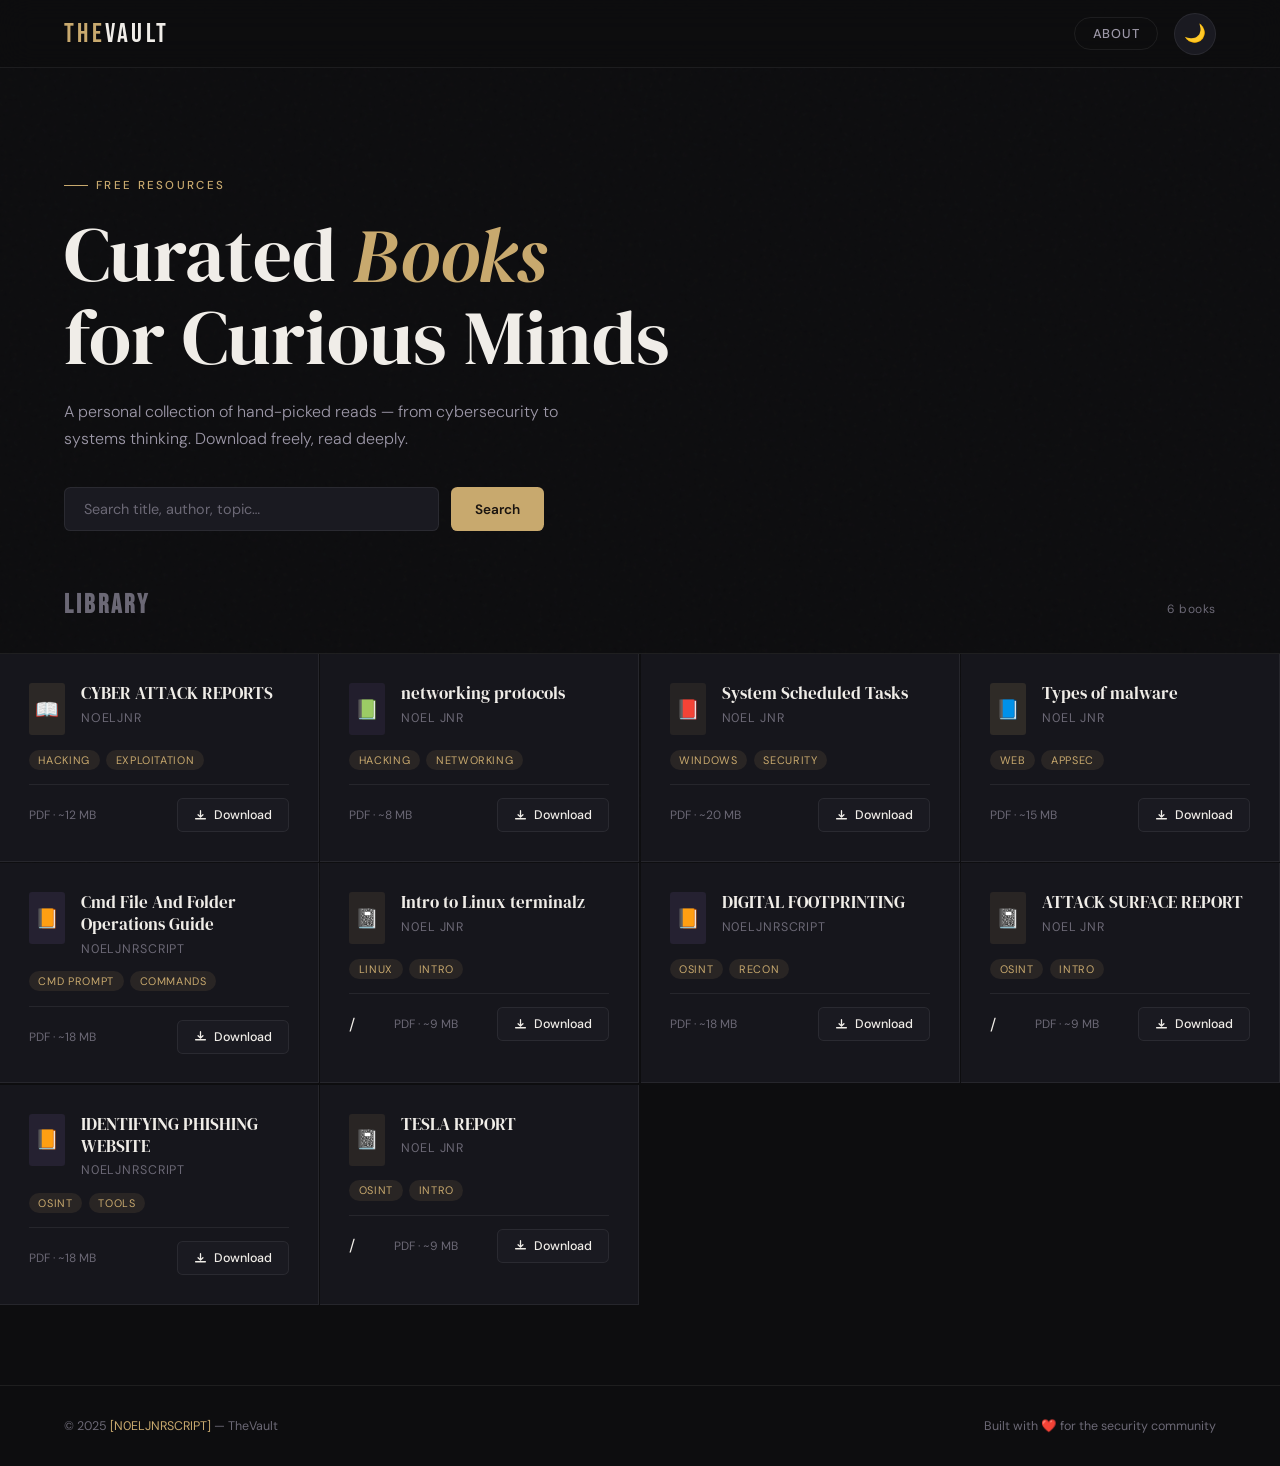
<file: index.html>
<!DOCTYPE html>
<html lang="en" data-theme="dark">
<head>
  <meta charset="UTF-8" />
  <meta name="viewport" content="width=device-width, initial-scale=1.0"/>
  <title>The Vault — Book Library</title>
  <link href="https://fonts.googleapis.com/css2?family=Bebas+Neue&family=DM+Serif+Display:ital@0;1&family=DM+Sans:wght@300;400;500&display=swap" rel="stylesheet"/>
  <style>
    :root[data-theme="dark"] {
      --bg: #0d0d0f;
      --bg2: #131317;
      --bg3: #1a1a21;
      --border: rgba(255,255,255,0.07);
      --text: #f0ede8;
      --text-muted: #6b6875;
      --text-sub: #9d98a8;
      --accent: #c8a96e;
      --accent2: #7b5ea7;
      --card-bg: #16161c;
      --card-hover: #1d1d26;
      --tag-bg: rgba(200,169,110,0.1);
      --shadow: 0 8px 40px rgba(0,0,0,0.6);
      --glow: 0 0 30px rgba(200,169,110,0.08);
    }
    :root[data-theme="light"] {
      --bg: #f5f2ee;
      --bg2: #ede9e3;
      --bg3: #e4dfd8;
      --border: rgba(0,0,0,0.08);
      --text: #1a1714;
      --text-muted: #a09890;
      --text-sub: #6e665e;
      --accent: #9b6f2f;
      --accent2: #5c3d8a;
      --card-bg: #faf8f5;
      --card-hover: #f0ece6;
      --tag-bg: rgba(155,111,47,0.1);
      --shadow: 0 8px 40px rgba(0,0,0,0.1);
      --glow: 0 0 30px rgba(155,111,47,0.06);
    }

    *, *::before, *::after { box-sizing: border-box; margin: 0; padding: 0; }

    html { scroll-behavior: smooth; }

    body {
      font-family: 'DM Sans', sans-serif;
      background: var(--bg);
      color: var(--text);
      min-height: 100vh;
      transition: background 0.4s ease, color 0.4s ease;
      overflow-x: hidden;
    }

    /* ── Noise texture overlay ── */
    body::before {
      content: '';
      position: fixed; inset: 0;
      background-image: url("data:image/svg+xml,%3Csvg viewBox='0 0 200 200' xmlns='http://www.w3.org/2000/svg'%3E%3Cfilter id='n'%3E%3CfeTurbulence type='fractalNoise' baseFrequency='0.9' numOctaves='4' stitchTiles='stitch'/%3E%3C/filter%3E%3Crect width='100%25' height='100%25' filter='url(%23n)' opacity='0.04'/%3E%3C/svg%3E");
      pointer-events: none;
      z-index: 0;
      opacity: 0.5;
    }

    /* ── HEADER ── */
    header {
      position: sticky; top: 0; z-index: 100;
      display: flex; align-items: center; justify-content: space-between;
      padding: 0 clamp(1.5rem, 5vw, 4rem);
      height: 68px;
      background: rgba(13,13,15,0.85);
      backdrop-filter: blur(16px);
      border-bottom: 1px solid var(--border);
      transition: background 0.4s;
    }
    [data-theme="light"] header { background: rgba(245,242,238,0.85); }

    .logo {
      font-family: 'Bebas Neue', sans-serif;
      font-size: 1.7rem;
      letter-spacing: 0.12em;
      color: var(--accent);
      text-decoration: none;
    }
    .logo span { color: var(--text); }

    nav { display: flex; align-items: center; gap: 0.5rem; }

    .nav-btn {
      background: none; border: 1px solid var(--border);
      color: var(--text-sub); font-family: 'DM Sans', sans-serif;
      font-size: 0.8rem; font-weight: 500; letter-spacing: 0.06em;
      text-transform: uppercase; cursor: pointer;
      padding: 0.45rem 1.1rem; border-radius: 2rem;
      transition: all 0.25s;
    }
    .nav-btn:hover { color: var(--text); border-color: var(--accent); }

    .theme-toggle {
      width: 42px; height: 42px;
      border-radius: 50%; border: 1px solid var(--border);
      background: var(--bg3); cursor: pointer;
      display: flex; align-items: center; justify-content: center;
      font-size: 1.1rem; transition: all 0.3s;
      margin-left: 0.5rem;
    }
    .theme-toggle:hover { border-color: var(--accent); transform: rotate(20deg); }

    /* ── HERO ── */
    .hero {
      position: relative; z-index: 1;
      padding: clamp(4rem, 8vw, 7rem) clamp(1.5rem, 5vw, 4rem) clamp(2rem, 4vw, 3.5rem);
      max-width: 900px;
    }
    .hero-label {
      display: inline-flex; align-items: center; gap: 0.5rem;
      font-size: 0.72rem; letter-spacing: 0.2em; text-transform: uppercase;
      color: var(--accent); font-weight: 500; margin-bottom: 1.2rem;
    }
    .hero-label::before {
      content: ''; display: block; width: 24px; height: 1px; background: var(--accent);
    }
    h1 {
      font-family: 'DM Serif Display', serif;
      font-size: clamp(2.8rem, 6vw, 5rem);
      line-height: 1.08;
      font-weight: 400;
      color: var(--text);
    }
    h1 em { font-style: italic; color: var(--accent); }
    .hero-sub {
      margin-top: 1.2rem;
      font-size: 1rem; color: var(--text-sub);
      font-weight: 300; max-width: 520px; line-height: 1.7;
    }

    /* search */
    .search-wrap {
      margin-top: 2.2rem;
      display: flex; gap: 0.75rem; max-width: 480px;
    }
    .search-wrap input {
      flex: 1; background: var(--bg3); border: 1px solid var(--border);
      color: var(--text); font-family: 'DM Sans', sans-serif; font-size: 0.9rem;
      padding: 0.75rem 1.2rem; border-radius: 0.4rem; outline: none;
      transition: border-color 0.25s;
    }
    .search-wrap input::placeholder { color: var(--text-muted); }
    .search-wrap input:focus { border-color: var(--accent); }
    .search-wrap button {
      padding: 0.75rem 1.5rem; background: var(--accent);
      color: #1a1410; font-family: 'DM Sans', sans-serif;
      font-size: 0.85rem; font-weight: 600; border: none;
      border-radius: 0.4rem; cursor: pointer; white-space: nowrap;
      transition: opacity 0.2s;
    }
    .search-wrap button:hover { opacity: 0.85; }

    /* ── DIVIDER ── */
    .section-head {
      position: relative; z-index: 1;
      padding: 0 clamp(1.5rem, 5vw, 4rem);
      display: flex; align-items: baseline; justify-content: space-between;
      margin-bottom: 2rem; margin-top: 0.5rem;
    }
    .section-head h2 {
      font-family: 'Bebas Neue', sans-serif;
      font-size: clamp(1.2rem, 2.5vw, 1.6rem);
      letter-spacing: 0.12em; color: var(--text-muted);
    }
    .count-badge {
      font-size: 0.75rem; color: var(--text-muted); letter-spacing: 0.05em;
    }

    /* ── BOOKS GRID ── */
    .grid {
      position: relative; z-index: 1;
      display: grid;
      grid-template-columns: repeat(auto-fill, minmax(300px, 1fr));
      gap: 1.5px;
      border-top: 1px solid var(--border);
    }

    /* card */
    .book-card {
      background: var(--card-bg);
      border-right: 1px solid var(--border);
      border-bottom: 1px solid var(--border);
      padding: 1.8rem;
      display: flex; flex-direction: column; gap: 0.9rem;
      transition: background 0.25s, transform 0.25s;
      position: relative; overflow: hidden;
    }
    .book-card::after {
      content: ''; position: absolute; top: 0; left: 0;
      width: 3px; height: 0; background: var(--accent);
      transition: height 0.35s ease;
    }
    .book-card:hover { background: var(--card-hover); }
    .book-card:hover::after { height: 100%; }

    .book-spine {
      width: 36px; height: 52px; border-radius: 3px;
      display: flex; align-items: center; justify-content: center;
      font-size: 1.2rem; flex-shrink: 0;
    }

    .book-meta { flex: 1; }
    .book-title {
      font-family: 'DM Serif Display', serif;
      font-size: 1.05rem; font-weight: 400;
      color: var(--text); line-height: 1.3; margin-bottom: 0.3rem;
    }
    .book-author {
      font-size: 0.78rem; color: var(--text-muted);
      text-transform: uppercase; letter-spacing: 0.07em;
    }

    .book-tags { display: flex; flex-wrap: wrap; gap: 0.4rem; }
    .tag {
      font-size: 0.68rem; letter-spacing: 0.06em; text-transform: uppercase;
      color: var(--accent); background: var(--tag-bg);
      padding: 0.2rem 0.6rem; border-radius: 2rem;
    }

    .book-footer {
      display: flex; align-items: center; justify-content: space-between;
      padding-top: 0.8rem; border-top: 1px solid var(--border);
    }
    .file-info { font-size: 0.75rem; color: var(--text-muted); }

    .dl-btn {
      display: inline-flex; align-items: center; gap: 0.45rem;
      background: var(--bg3); border: 1px solid var(--border);
      color: var(--text); font-family: 'DM Sans', sans-serif;
      font-size: 0.78rem; font-weight: 500; text-decoration: none;
      padding: 0.5rem 1rem; border-radius: 0.35rem; cursor: pointer;
      transition: all 0.25s; white-space: nowrap;
    }
    .dl-btn svg { width: 13px; height: 13px; flex-shrink: 0; }
    .dl-btn:hover {
      background: var(--accent); color: #1a1410;
      border-color: var(--accent);
    }
    .dl-btn:hover svg path { stroke: #1a1410; }

    /* ── ABOUT MODAL ── */
    .modal-overlay {
      display: none; position: fixed; inset: 0; z-index: 200;
      background: rgba(0,0,0,0.7); backdrop-filter: blur(8px);
      align-items: center; justify-content: center;
      padding: 1.5rem;
    }
    .modal-overlay.open { display: flex; }

    .modal {
      background: var(--bg2); border: 1px solid var(--border);
      border-radius: 0.75rem; max-width: 520px; width: 100%;
      padding: 2.5rem; position: relative;
      box-shadow: var(--shadow);
      animation: modalIn 0.3s cubic-bezier(.22,1,.36,1);
    }
    @keyframes modalIn {
      from { opacity: 0; transform: translateY(20px) scale(0.97); }
      to   { opacity: 1; transform: translateY(0) scale(1); }
    }
    .modal-close {
      position: absolute; top: 1.2rem; right: 1.2rem;
      background: none; border: 1px solid var(--border);
      color: var(--text-muted); width: 34px; height: 34px;
      border-radius: 50%; cursor: pointer; font-size: 1rem;
      display: flex; align-items: center; justify-content: center;
      transition: all 0.2s;
    }
    .modal-close:hover { border-color: var(--accent); color: var(--accent); }

    .modal-label {
      font-size: 0.7rem; letter-spacing: 0.2em; text-transform: uppercase;
      color: var(--accent); margin-bottom: 0.8rem;
    }
    .modal h3 {
      font-family: 'DM Serif Display', serif;
      font-size: 1.8rem; font-weight: 400; margin-bottom: 1rem;
    }
    .modal p {
      font-size: 0.9rem; color: var(--text-sub);
      line-height: 1.75; margin-bottom: 1rem;
    }
    .modal-divider {
      border: none; border-top: 1px solid var(--border); margin: 1.2rem 0;
    }
    .about-details { display: grid; grid-template-columns: 1fr 1fr; gap: 0.8rem; }
    .about-item label {
      display: block; font-size: 0.68rem; text-transform: uppercase;
      letter-spacing: 0.1em; color: var(--text-muted); margin-bottom: 0.2rem;
    }
    .about-item span { font-size: 0.88rem; color: var(--text); }

    .social-links {
      display: flex; gap: 0.6rem; margin-top: 1.4rem; flex-wrap: wrap;
    }
    .social-link {
      font-size: 0.75rem; text-transform: uppercase; letter-spacing: 0.08em;
      color: var(--text-muted); border: 1px solid var(--border);
      padding: 0.4rem 0.9rem; border-radius: 2rem; text-decoration: none;
      transition: all 0.2s;
    }
    .social-link:hover { color: var(--accent); border-color: var(--accent); }

    /* ── FOOTER ── */
    footer {
      position: relative; z-index: 1;
      margin-top: 5rem;
      border-top: 1px solid var(--border);
      padding: 2rem clamp(1.5rem, 5vw, 4rem);
      display: flex; align-items: center; justify-content: space-between;
      flex-wrap: wrap; gap: 1rem;
    }
    footer p { font-size: 0.78rem; color: var(--text-muted); }
    footer a { color: var(--accent); text-decoration: none; }

    /* ── ANIMATIONS ── */
    .fade-in {
      opacity: 0; transform: translateY(16px);
      animation: fadeUp 0.55s ease forwards;
    }
    @keyframes fadeUp {
      to { opacity: 1; transform: translateY(0); }
    }
    .book-card { animation: fadeUp 0.5s ease both; }
    .book-card:nth-child(1) { animation-delay: 0.05s; }
    .book-card:nth-child(2) { animation-delay: 0.10s; }
    .book-card:nth-child(3) { animation-delay: 0.15s; }
    .book-card:nth-child(4) { animation-delay: 0.20s; }
    .book-card:nth-child(5) { animation-delay: 0.25s; }
    .book-card:nth-child(6) { animation-delay: 0.30s; }

    /* ── NO RESULTS ── */
    .no-results {
      grid-column: 1/-1;
      padding: 4rem; text-align: center;
      color: var(--text-muted); font-size: 0.9rem;
    }

    @media (max-width: 600px) {
      .about-details { grid-template-columns: 1fr; }
    }
  </style>
</head>
<body>

<!-- ═══════════════════════════════ HEADER ═══════════════════════════════ -->
<header>
  <a class="logo" href="#">The<span>Vault</span></a>
  <nav>
    <button class="nav-btn" onclick="openAbout()">About</button>
    <button class="theme-toggle" id="themeToggle" title="Toggle theme" onclick="toggleTheme()">🌙</button>
  </nav>
</header>

<!-- ═══════════════════════════════ HERO ════════════════════════════════ -->
<section class="hero fade-in">
  <div class="hero-label">Free Resources</div>
  <h1>Curated <em>Books</em><br>for Curious Minds</h1>
  <p class="hero-sub">A personal collection of hand-picked reads — from cybersecurity to systems thinking. Download freely, read deeply.</p>

  <div class="search-wrap">
    <input type="text" id="searchInput" placeholder="Search title, author, topic…" oninput="filterBooks()" />
    <button onclick="filterBooks()">Search</button>
  </div>
</section>

<!-- ═══════════════════════════════ GRID ════════════════════════════════ -->
<div class="section-head">
  <h2>Library</h2>
  <span class="count-badge" id="countBadge">6 books</span>
</div>

<main class="grid" id="bookGrid">

  <!-- ── BOOK 1 ── -->
  <article class="book-card" data-title="CYBER ATTACK REPORTS" data-author="Jon Erickson" data-tags="hacking exploitation">
    <div style="display:flex; gap:1rem; align-items:flex-start;">
      <div class="book-spine" style="background:rgba(200,169,110,0.12);">📖</div>
      <div class="book-meta">
        <div class="book-title">CYBER ATTACK REPORTS</div>
        <div class="book-author">Noeljnr</div>
      </div>
    </div>
    <div class="book-tags">
      <span class="tag">Hacking</span>
      <span class="tag">Exploitation</span>
    </div>
    <div class="book-footer">
      <span class="file-info">PDF · ~12 MB</span>
      <a class="dl-btn"
   href="https://raw.githubusercontent.com/Noeljnrscript/cybersecurity-portfolio/main/CYBER-ATTACK-REPORTS.pdf"
   download>
        <svg viewBox="0 0 16 16" fill="none"><path d="M8 2v8m0 0L5 7m3 3 3-3M2 12h12" stroke="currentColor" stroke-width="1.6" stroke-linecap="round" stroke-linejoin="round"/></svg>
        Download
      </a>
    </div>
  </article>

  <!-- ── BOOK 2 ── -->
  <article class="book-card" data-title="Networking protocols" data-author="N0el Jnr" data-tags="networking">
    <div style="display:flex; gap:1rem; align-items:flex-start;">
      <div class="book-spine" style="background:rgba(123,94,167,0.12);">📗</div>
      <div class="book-meta">
        <div class="book-title">networking protocols</div>
        <div class="book-author">N0el Jnr</div>
      </div>
    </div>
    <div class="book-tags">
      <span class="tag">Hacking</span>
      <span class="tag">Networking</span>
    </div>
    <div class="book-footer">
      <span class="file-info">PDF · ~8 MB</span>
      <a class="dl-btn"
   href="https://raw.githubusercontent.com/Noeljnrscript/cybersecurity-portfolio/main/networking-protocols.rtf"
   download>
        <svg viewBox="0 0 16 16" fill="none"><path d="M8 2v8m0 0L5 7m3 3 3-3M2 12h12" stroke="currentColor" stroke-width="1.6" stroke-linecap="round" stroke-linejoin="round"/></svg>
        Download
      </a>
    </div>
  </article>

  <!-- ── BOOK 3 ── -->
  <article class="book-card" data-title="System Scheduled Tasks" data-author="N0el Jnr" data-tags="pentesting security">
    <div style="display:flex; gap:1rem; align-items:flex-start;">
      <div class="book-spine" style="background:rgba(200,169,110,0.09);">📕</div>
      <div class="book-meta">
        <div class="book-title">System Scheduled Tasks</div>
        <div class="book-author">N0el Jnr</div>
      </div>
    </div>
    <div class="book-tags">
      <span class="tag">Windows</span>
      <span class="tag">Security</span>
    </div>
    <div class="book-footer">
      <span class="file-info">PDF · ~20 MB</span>
      <a class="dl-btn"                    
        href="https://raw.githubusercontent.com/Noeljnrscript/cybersecurity-portfolio/main/system-scheduled-tasks.pdf" 
        download>
        <svg viewBox="0 0 16 16" fill="none"><path d="M8 2v8m0 0L5 7m3 3 3-3M2 12h12" stroke="currentColor" stroke-width="1.6" stroke-linecap="round" stroke-linejoin="round"/></svg>
        Download
      </a>
    </div>
  </article>

  <!-- ── BOOK 4 ── -->
  <article class="book-card" data-title="Types of malware" data-author="N0el Jnr" data-tags="web security appsec">
    <div style="display:flex; gap:1rem; align-items:flex-start;">
      <div class="book-spine" style="background:rgba(200,169,110,0.14);">📘</div>
      <div class="book-meta">
        <div class="book-title">Types of malware</div>
        <div class="book-author">N0el Jnr</div>
      </div>
    </div>
    <div class="book-tags">
      <span class="tag">Web</span>
      <span class="tag">AppSec</span>
    </div>
    <div class="book-footer">
      <span class="file-info">PDF · ~15 MB</span>
      <a class="dl-btn" 
        href="https://raw.githubusercontent.com/Noeljnrscript/cybersecurity-portfolio/main/Types_of_malware.pdf" 
        download>
        <svg viewBox="0 0 16 16" fill="none"><path d="M8 2v8m0 0L5 7m3 3 3-3M2 12h12" stroke="currentColor" stroke-width="1.6" stroke-linecap="round" stroke-linejoin="round"/></svg>
        Download
      </a>
    </div>
  </article>

  <!-- ── BOOK 5 ── -->
  <article class="book-card" data-title="Cmd File And Folder Operations Guide" data-author="N0el Jnr" data-tags="CMD PROMPT">
    <div style="display:flex; gap:1rem; align-items:flex-start;">
      <div class="book-spine" style="background:rgba(123,94,167,0.15);">📙</div>
      <div class="book-meta">
        <div class="book-title">Cmd File And Folder Operations Guide</div>
        <div class="book-author">N0ELJNRSCRIPT</div>
      </div>
    </div>
    <div class="book-tags">
      <span class="tag">CMD PROMPT</span>
      <span class="tag">Commands</span>
    </div>
    <div class="book-footer">
      <span class="file-info">PDF · ~18 MB</span>
      <a class="dl-btn" href="https://raw.githubusercontent.com/Noeljnrscript/cybersecurity-portfolio/main/Cmd-File-And-Folder-Operations-Guide.pdf" 
        download>
        <svg viewBox="0 0 16 16" fill="none"><path d="M8 2v8m0 0L5 7m3 3 3-3M2 12h12" stroke="currentColor" stroke-width="1.6" stroke-linecap="round" stroke-linejoin="round"/></svg>
        Download
      </a>
    </div>
  </article>

  <!-- ── BOOK 6 ── -->
  <article class="book-card" data-title="Intro to Linux terminalz" data-author="N0el Jnr" data-tags="KALI-LINUX">
    <div style="display:flex; gap:1rem; align-items:flex-start;">
      <div class="book-spine" style="background:rgba(200,169,110,0.10);">📓</div>
      <div class="book-meta">
        <div class="book-title">Intro to Linux terminalz</div>
        <div class="book-author">N0el Jnr</div>
      </div>
    </div>
    <div class="book-tags">
      <span class="tag">LINUX</span>
      <span class="tag">INTRO</span>
    </div>
    <div class="book-footer">/
      <span class="file-info">PDF · ~9 MB</span>
      <a class="dl-btn" 
        href="https://raw.githubusercontent.com/Noeljnrscript/cybersecurity-portfolio/main/Kali_Linux_File_Location_Commands_Cheatsheet.pdf" 
        download>
        <svg viewBox="0 0 16 16" fill="none"><path d="M8 2v8m0 0L5 7m3 3 3-3M2 12h12" stroke="currentColor" stroke-width="1.6" stroke-linecap="round" stroke-linejoin="round"/></svg>
        Download
      </a>
    </div>
  </article>
  
  <!-- ── BOOK 7 ── -->
  <article class="book-card" data-title="DIGITAL FOOTPRINTING" data-author="N0el Jnr" data-tags="OSINT">
    <div style="display:flex; gap:1rem; align-items:flex-start;">
      <div class="book-spine" style="background:rgba(123,94,167,0.15);">📙</div>
      <div class="book-meta">
        <div class="book-title">DIGITAL FOOTPRINTING</div>
        <div class="book-author">N0ELJNRSCRIPT</div>
      </div>
    </div>
    <div class="book-tags">
      <span class="tag">OSINT</span>
      <span class="tag">RECON</span>
    </div>
    <div class="book-footer">
      <span class="file-info">PDF · ~18 MB</span>
      <a class="dl-btn" href="https://raw.githubusercontent.com/Noeljnrscript/cybersecurity-portfolio/main/Digital_Footprint_Report_TroyHunt.pdf" 
        download>
        <svg viewBox="0 0 16 16" fill="none"><path d="M8 2v8m0 0L5 7m3 3 3-3M2 12h12" stroke="currentColor" stroke-width="1.6" stroke-linecap="round" stroke-linejoin="round"/></svg>
        Download
      </a>
    </div>
  </article>

  <!-- ── BOOK 8 ── -->
  <article class="book-card" data-title="ATTACK SURFACE REPORT" data-author="N0el Jnr" data-tags="KALI-LINUX">
    <div style="display:flex; gap:1rem; align-items:flex-start;">
      <div class="book-spine" style="background:rgba(200,169,110,0.10);">📓</div>
      <div class="book-meta">
        <div class="book-title">ATTACK SURFACE REPORT</div>
        <div class="book-author">N0el Jnr</div>
      </div>
    </div>
    <div class="book-tags">
      <span class="tag">OSINT</span>
      <span class="tag">INTRO</span>
    </div>
    <div class="book-footer">/
      <span class="file-info">PDF · ~9 MB</span>
      <a class="dl-btn" 
        href="https://raw.githubusercontent.com/Noeljnrscript/cybersecurity-portfolio/main/attack-surface-report.pdf" 
        download>
        <svg viewBox="0 0 16 16" fill="none"><path d="M8 2v8m0 0L5 7m3 3 3-3M2 12h12" stroke="currentColor" stroke-width="1.6" stroke-linecap="round" stroke-linejoin="round"/></svg>
        Download
      </a>
    </div>
  </article>
  
  <!-- ── BOOK 9 ── -->
  <article class="book-card" data-title="IDENTIFYING PHISHING WEBSITE" data-author="N0el Jnr" data-tags="OSINT">
    <div style="display:flex; gap:1rem; align-items:flex-start;">
      <div class="book-spine" style="background:rgba(123,94,167,0.15);">📙</div>
      <div class="book-meta">
        <div class="book-title">IDENTIFYING PHISHING WEBSITE</div>
        <div class="book-author">N0ELJNRSCRIPT</div>
      </div>
    </div>
    <div class="book-tags">
      <span class="tag">OSINT</span>
      <span class="tag">TOOLS</span>
    </div>
    <div class="book-footer">
      <span class="file-info">PDF · ~18 MB</span>
      <a class="dl-btn" href="https://raw.githubusercontent.com/Noeljnrscript/cybersecurity-portfolio/main/msc-express.pdf" 
        download>
        <svg viewBox="0 0 16 16" fill="none"><path d="M8 2v8m0 0L5 7m3 3 3-3M2 12h12" stroke="currentColor" stroke-width="1.6" stroke-linecap="round" stroke-linejoin="round"/></svg>
        Download
      </a>
    </div>
  </article>

  <!-- ── BOOK 10 ── -->
  <article class="book-card" data-title="Tesla Report" data-author="N0el Jnr" data-tags="OSINT-BOT">
    <div style="display:flex; gap:1rem; align-items:flex-start;">
      <div class="book-spine" style="background:rgba(200,169,110,0.10);">📓</div>
      <div class="book-meta">
        <div class="book-title">TESLA REPORT</div>
        <div class="book-author">N0el Jnr</div>
      </div>
    </div>
    <div class="book-tags">
      <span class="tag">OSINT</span>
      <span class="tag">INTRO</span>
    </div>
    <div class="book-footer">/
      <span class="file-info">PDF · ~9 MB</span>
      <a class="dl-btn" 
        href="https://raw.githubusercontent.com/Noeljnrscript/cybersecurity-portfolio/main/tesla-report.pdf" 
        download>
        <svg viewBox="0 0 16 16" fill="none"><path d="M8 2v8m0 0L5 7m3 3 3-3M2 12h12" stroke="currentColor" stroke-width="1.6" stroke-linecap="round" stroke-linejoin="round"/></svg>
        Download
      </a>
    </div>
  </article>

</main>

<!-- ═══════════════════════════════ ABOUT MODAL ══════════════════════════ -->
<div class="modal-overlay" id="aboutModal">
  <div class="modal">
    <button class="modal-close" onclick="closeAbout()">✕</button>
    <div class="modal-label">About This Vault</div>
    <h3>Hey, I'm [N0ELJNRSCRIPT].</h3>
    <p>Cybersecurity student & ethical hacker in training. This is my personal collection of books and resources that have shaped how I think about security, systems, and code.</p>
    <p>All resources are shared for educational purposes. If you find something valuable, pay it forward.</p>
    <hr class="modal-divider"/>
    <div class="about-details">
      <div class="about-item">
        <label>Currently</label>
        <span>[Your School / Program]</span>
      </div>
      <div class="about-item">
        <label>Focus Area</label>
        <span>Ethical Hacking · CTF</span>
      </div>
      <div class="about-item">
        <label>Location</label>
        <span>[UYO, NIGERIA]</span>
      </div>
      <div class="about-item">
        <label>Books in Vault</label>
        <span id="modalCount">6 and growing</span>
      </div>
    </div>
    <div class="social-links">
      <a class="social-link" href="https://github.com/Noeljnrscript" target="_blank">GitHub</a>
      <a class="social-link" href="https://twitter.com/@Covenant123465" target="_blank">Twitter / X</a>
      <a class="social-link" href="https://linkedin.com/in/YOUR_PROFILE" target="_blank">LinkedIn</a>
      <a class="social-link" href="mailto:your@email.com">emmaeffiong267@gmail.com</a>
    </div>
  </div>
</div>

<!-- ═══════════════════════════════ FOOTER ═══════════════════════════════ -->
<footer>
  <p>© 2025 <a href="#">[N0ELJNRSCRIPT]</a> — TheVault</p>
  <p>Built with ❤️ for the security community</p>
</footer>

<!-- ═══════════════════════════════ SCRIPTS ══════════════════════════════ -->
<script>
  /* ── Theme ── */
  const html = document.documentElement;
  const btn  = document.getElementById('themeToggle');

  function toggleTheme() {
    const isDark = html.getAttribute('data-theme') === 'dark';
    html.setAttribute('data-theme', isDark ? 'light' : 'dark');
    btn.textContent = isDark ? '🌙' : '☀️';
    localStorage.setItem('vault-theme', isDark ? 'light' : 'dark');
  }

  // Restore saved theme
  const saved = localStorage.getItem('vault-theme');
  if (saved) {
    html.setAttribute('data-theme', saved);
    btn.textContent = saved === 'dark' ? '☀️' : '🌙';
  }

  /* ── Search / Filter ── */
  function filterBooks() {
    const q = document.getElementById('searchInput').value.toLowerCase().trim();
    const cards = document.querySelectorAll('.book-card');
    let visible = 0;

    cards.forEach(card => {
      const title  = card.dataset.title?.toLowerCase() || '';
      const author = card.dataset.author?.toLowerCase() || '';
      const tags   = card.dataset.tags?.toLowerCase() || '';
      const match  = !q || title.includes(q) || author.includes(q) || tags.includes(q);

      card.style.display = match ? '' : 'none';
      if (match) visible++;
    });

    const badge = document.getElementById('countBadge');
    badge.textContent = visible + (visible === 1 ? ' book' : ' books');

    // no results
    let noResults = document.querySelector('.no-results');
    if (visible === 0) {
      if (!noResults) {
        noResults = document.createElement('p');
        noResults.className = 'no-results';
        noResults.textContent = `No books found for "${q}" — try another search.`;
        document.getElementById('bookGrid').appendChild(noResults);
      }
    } else if (noResults) {
      noResults.remove();
    }
  }

  /* ── Modal ── */
  function openAbout()  { document.getElementById('aboutModal').classList.add('open'); }
  function closeAbout() { document.getElementById('aboutModal').classList.remove('open'); }

  // Close on overlay click
  document.getElementById('aboutModal').addEventListener('click', function(e) {
    if (e.target === this) closeAbout();
  });

  // Close on Esc
  document.addEventListener('keydown', e => { if (e.key === 'Escape') closeAbout(); });
</script>
</body>
</html>
</file>
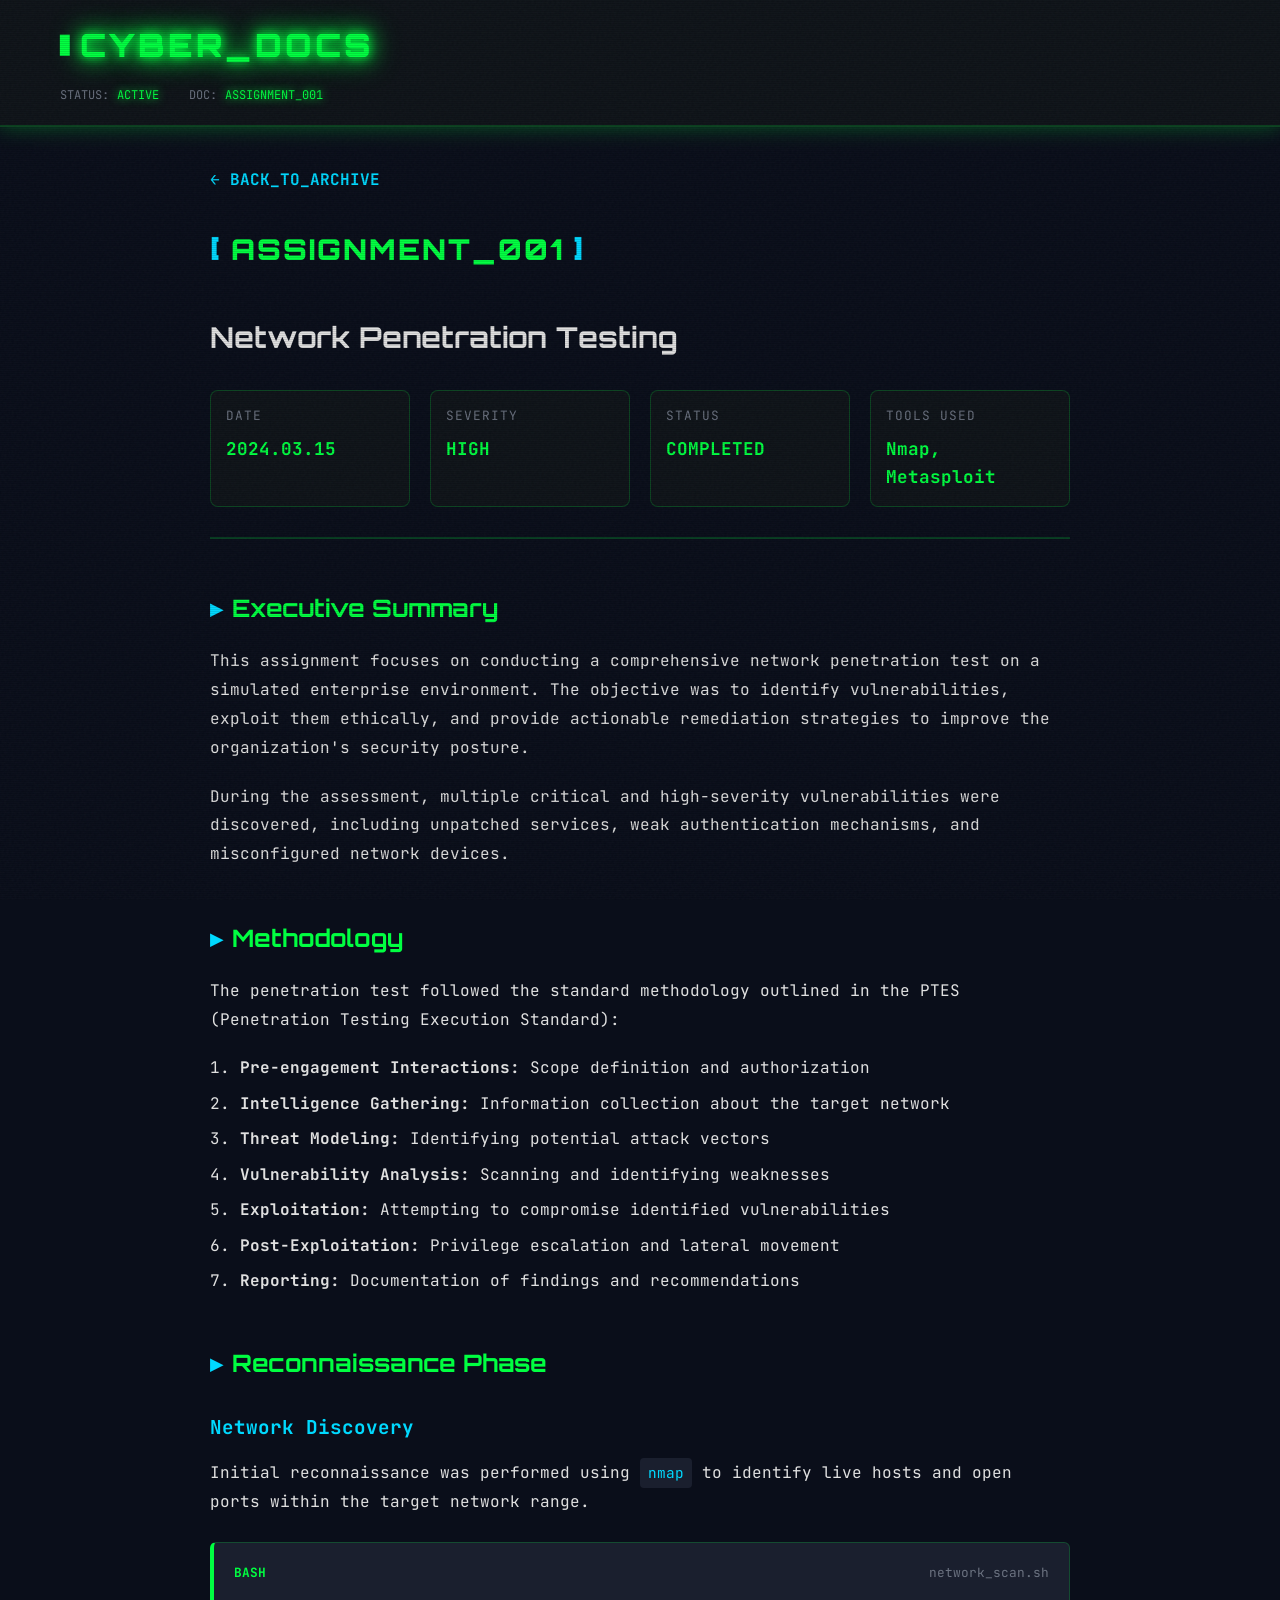
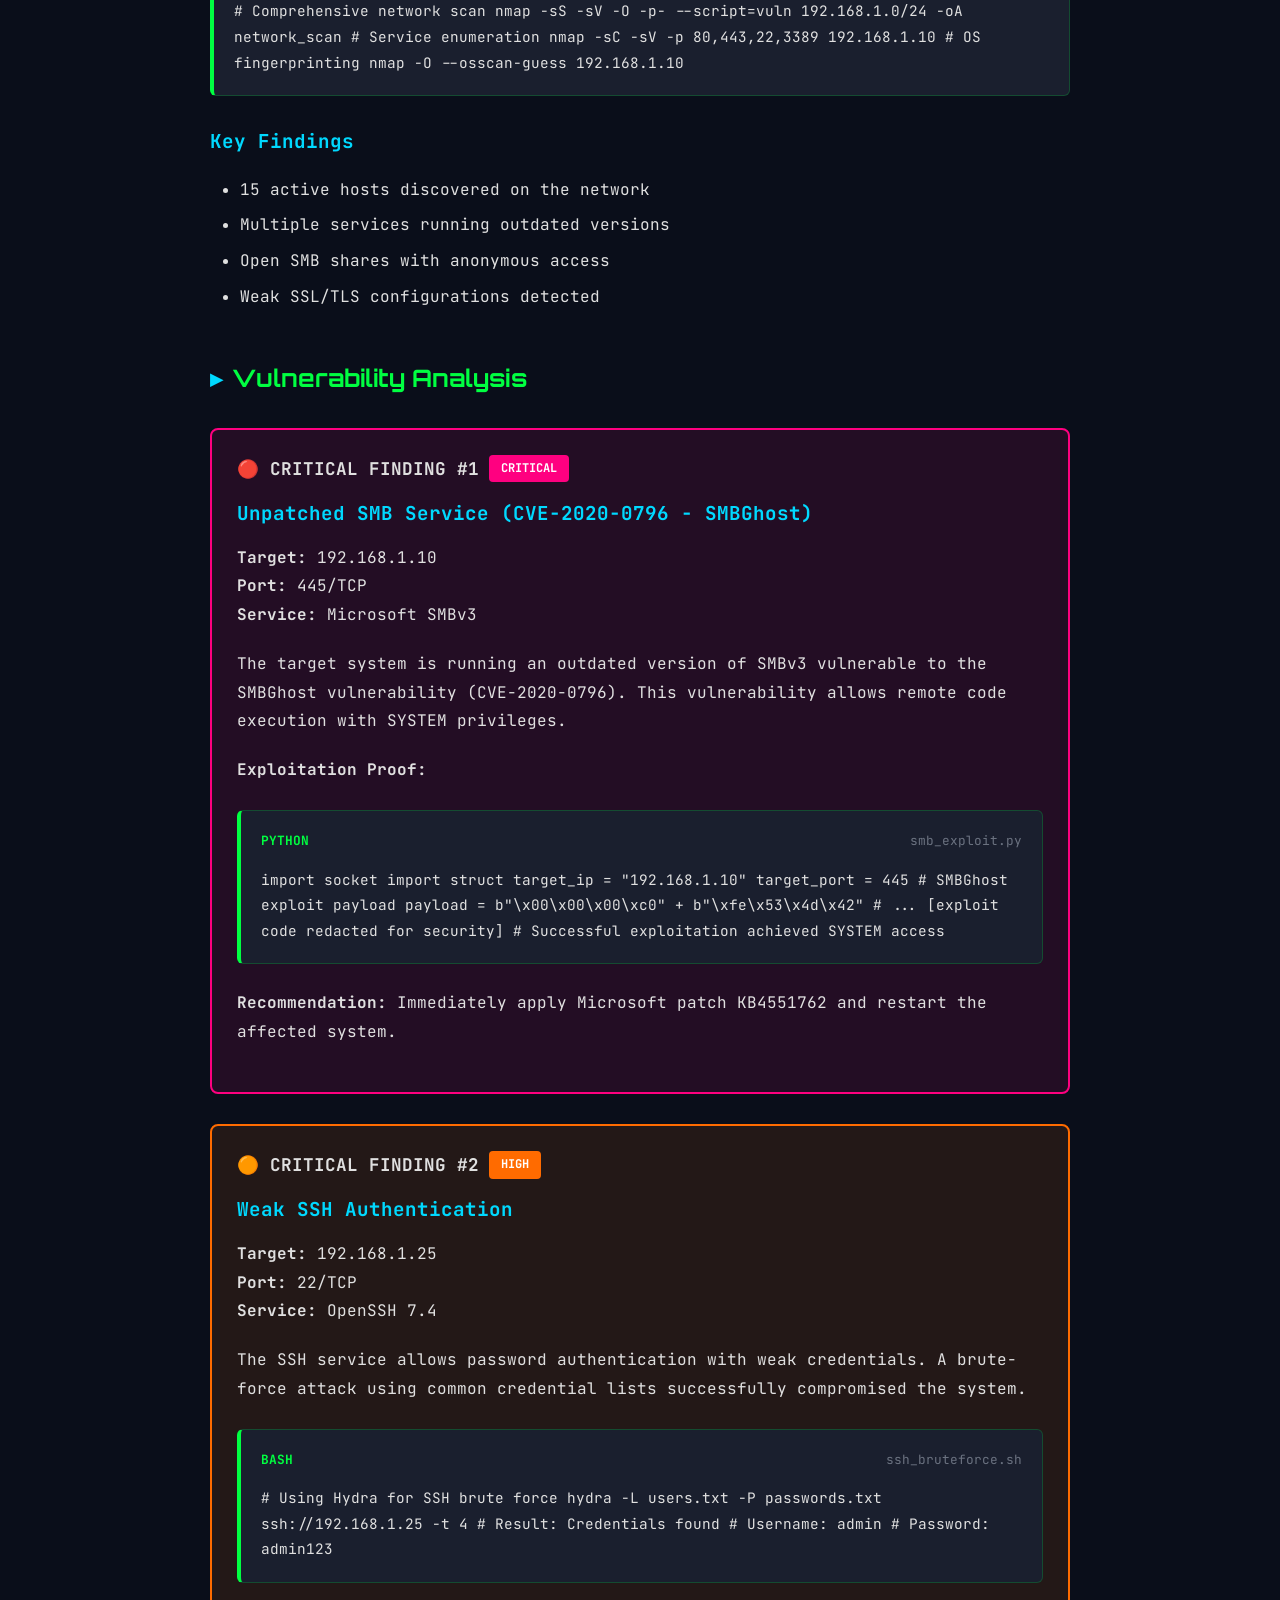
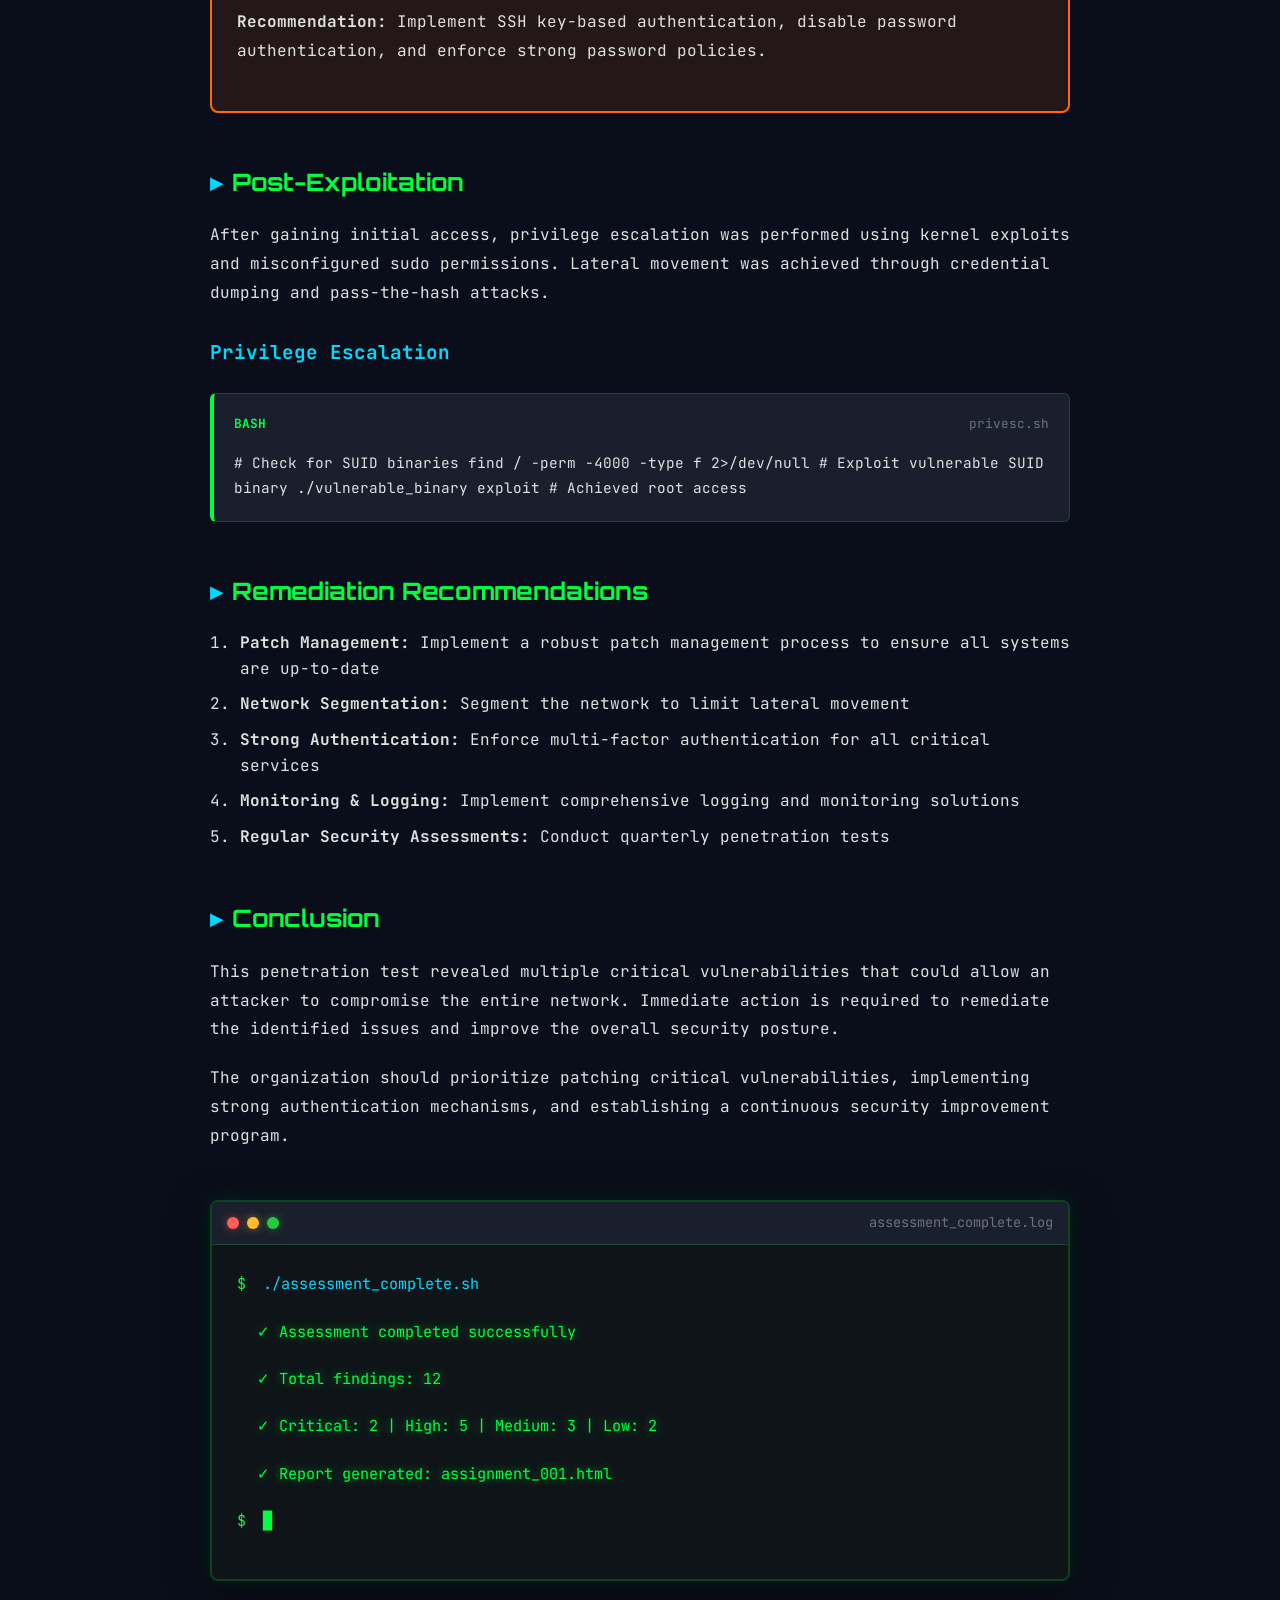
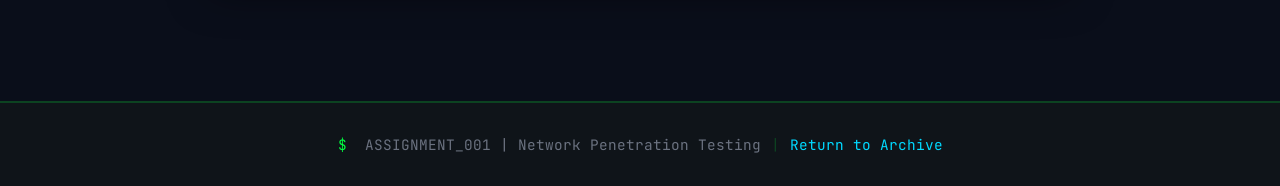
<file: assignment1.html>
<!DOCTYPE html>
<html lang="en">
<head>
    <meta charset="UTF-8">
    <meta name="viewport" content="width=device-width, initial-scale=1.0">
    <title>Assignment 001 - Network Penetration Testing | CYBER_DOCS</title>
    <link rel="stylesheet" href="../style.css">
    <link rel="preconnect" href="https://fonts.googleapis.com">
    <link rel="preconnect" href="https://fonts.gstatic.com" crossorigin>
    <link href="https://fonts.googleapis.com/css2?family=JetBrains+Mono:wght@400;700&family=Orbitron:wght@700;900&display=swap" rel="stylesheet">
    <style>
        .doc-content {
            max-width: 900px;
            margin: 0 auto;
            padding: 40px 20px;
        }

        .doc-header {
            margin-bottom: 50px;
            padding-bottom: 30px;
            border-bottom: 2px solid var(--border-color);
        }

        .doc-meta-grid {
            display: grid;
            grid-template-columns: repeat(auto-fit, minmax(200px, 1fr));
            gap: 20px;
            margin-top: 30px;
        }

        .doc-meta-item {
            background: var(--bg-secondary);
            border: 1px solid var(--border-color);
            border-radius: 8px;
            padding: 15px;
        }

        .doc-meta-label {
            color: var(--text-muted);
            font-size: 0.8rem;
            margin-bottom: 8px;
            text-transform: uppercase;
            letter-spacing: 1px;
        }

        .doc-meta-value {
            color: var(--text-primary);
            font-weight: 700;
            font-size: 1.1rem;
        }

        .doc-body h2 {
            font-family: 'Orbitron', sans-serif;
            color: var(--text-primary);
            margin-top: 50px;
            margin-bottom: 20px;
            font-size: 1.5rem;
            display: flex;
            align-items: center;
            gap: 10px;
        }

        .doc-body h2::before {
            content: '▸';
            color: var(--text-secondary);
        }

        .doc-body h3 {
            color: var(--text-secondary);
            margin-top: 30px;
            margin-bottom: 15px;
            font-size: 1.2rem;
        }

        .doc-body p {
            margin-bottom: 20px;
            line-height: 1.8;
            color: var(--text-white);
        }

        .code-block {
            background: var(--bg-tertiary);
            border: 1px solid var(--border-color);
            border-left: 4px solid var(--text-primary);
            border-radius: 6px;
            padding: 20px;
            margin: 25px 0;
            overflow-x: auto;
            position: relative;
        }

        .code-header {
            color: var(--text-muted);
            font-size: 0.8rem;
            margin-bottom: 15px;
            display: flex;
            justify-content: space-between;
            align-items: center;
        }

        .code-language {
            color: var(--text-primary);
            font-weight: 700;
        }

        .code-block code {
            color: var(--text-white);
            font-family: 'JetBrains Mono', monospace;
            font-size: 0.9rem;
            line-height: 1.6;
        }

        .finding-box {
            background: rgba(255, 0, 128, 0.1);
            border: 2px solid var(--accent-red);
            border-radius: 8px;
            padding: 25px;
            margin: 30px 0;
        }

        .finding-box.critical {
            border-color: var(--accent-red);
            background: rgba(255, 0, 128, 0.1);
        }

        .finding-box.high {
            border-color: #ff6b00;
            background: rgba(255, 107, 0, 0.1);
        }

        .finding-box.medium {
            border-color: var(--accent-yellow);
            background: rgba(255, 204, 0, 0.1);
        }

        .finding-title {
            font-weight: 700;
            font-size: 1.1rem;
            margin-bottom: 15px;
            display: flex;
            align-items: center;
            gap: 10px;
        }

        .severity-badge {
            padding: 4px 12px;
            border-radius: 4px;
            font-size: 0.75rem;
            font-weight: 700;
        }

        .severity-badge.critical {
            background: var(--accent-red);
            color: white;
        }

        .severity-badge.high {
            background: #ff6b00;
            color: white;
        }

        .severity-badge.medium {
            background: var(--accent-yellow);
            color: var(--bg-primary);
        }

        .back-link {
            display: inline-flex;
            align-items: center;
            gap: 10px;
            color: var(--text-secondary);
            text-decoration: none;
            font-weight: 700;
            margin-bottom: 30px;
            transition: all 0.3s ease;
        }

        .back-link:hover {
            color: var(--text-primary);
            transform: translateX(-5px);
        }

        ul, ol {
            margin: 20px 0;
            padding-left: 30px;
        }

        li {
            margin-bottom: 10px;
            color: var(--text-white);
        }

        .terminal-command {
            display: inline-block;
            background: var(--bg-tertiary);
            padding: 2px 8px;
            border-radius: 4px;
            color: var(--text-secondary);
            font-family: 'JetBrains Mono', monospace;
            font-size: 0.9rem;
        }
    </style>
</head>
<body>
    <div class="scanlines"></div>
    <div class="noise"></div>

    <header class="terminal-header">
        <div class="container">
            <div class="header-top">
                <span class="blink">█</span>
                <span class="glitch" data-text="CYBER_DOCS">CYBER_DOCS</span>
            </div>
            <div class="header-status">
                <span class="status-item">STATUS: <span class="active">ACTIVE</span></span>
                <span class="status-item">DOC: <span class="active">ASSIGNMENT_001</span></span>
            </div>
        </div>
    </header>

    <main class="doc-content">
        <a href="../index.html" class="back-link">
            <span>←</span>
            <span>BACK_TO_ARCHIVE</span>
        </a>

        <div class="doc-header">
            <h1 class="section-title">
                <span class="title-bracket">[</span>
                <span class="glitch-small" data-text="ASSIGNMENT_001">ASSIGNMENT_001</span>
                <span class="title-bracket">]</span>
            </h1>
            <h2 style="margin-top: 20px; color: var(--text-white); font-size: 1.8rem; font-family: 'Orbitron', sans-serif;">
                Network Penetration Testing
            </h2>

            <div class="doc-meta-grid">
                <div class="doc-meta-item">
                    <div class="doc-meta-label">Date</div>
                    <div class="doc-meta-value">2024.03.15</div>
                </div>
                <div class="doc-meta-item">
                    <div class="doc-meta-label">Severity</div>
                    <div class="doc-meta-value">HIGH</div>
                </div>
                <div class="doc-meta-item">
                    <div class="doc-meta-label">Status</div>
                    <div class="doc-meta-value">COMPLETED</div>
                </div>
                <div class="doc-meta-item">
                    <div class="doc-meta-label">Tools Used</div>
                    <div class="doc-meta-value">Nmap, Metasploit</div>
                </div>
            </div>
        </div>

        <div class="doc-body">
            <h2>Executive Summary</h2>
            <p>
                This assignment focuses on conducting a comprehensive network penetration test on a simulated enterprise environment. The objective was to identify vulnerabilities, exploit them ethically, and provide actionable remediation strategies to improve the organization's security posture.
            </p>
            <p>
                During the assessment, multiple critical and high-severity vulnerabilities were discovered, including unpatched services, weak authentication mechanisms, and misconfigured network devices.
            </p>

            <h2>Methodology</h2>
            <p>
                The penetration test followed the standard methodology outlined in the PTES (Penetration Testing Execution Standard):
            </p>
            <ol>
                <li><strong>Pre-engagement Interactions:</strong> Scope definition and authorization</li>
                <li><strong>Intelligence Gathering:</strong> Information collection about the target network</li>
                <li><strong>Threat Modeling:</strong> Identifying potential attack vectors</li>
                <li><strong>Vulnerability Analysis:</strong> Scanning and identifying weaknesses</li>
                <li><strong>Exploitation:</strong> Attempting to compromise identified vulnerabilities</li>
                <li><strong>Post-Exploitation:</strong> Privilege escalation and lateral movement</li>
                <li><strong>Reporting:</strong> Documentation of findings and recommendations</li>
            </ol>

            <h2>Reconnaissance Phase</h2>
            <h3>Network Discovery</h3>
            <p>
                Initial reconnaissance was performed using <span class="terminal-command">nmap</span> to identify live hosts and open ports within the target network range.
            </p>

            <div class="code-block">
                <div class="code-header">
                    <span class="code-language">BASH</span>
                    <span>network_scan.sh</span>
                </div>
                <code># Comprehensive network scan
nmap -sS -sV -O -p- --script=vuln 192.168.1.0/24 -oA network_scan

# Service enumeration
nmap -sC -sV -p 80,443,22,3389 192.168.1.10

# OS fingerprinting
nmap -O --osscan-guess 192.168.1.10</code>
            </div>

            <h3>Key Findings</h3>
            <ul>
                <li>15 active hosts discovered on the network</li>
                <li>Multiple services running outdated versions</li>
                <li>Open SMB shares with anonymous access</li>
                <li>Weak SSL/TLS configurations detected</li>
            </ul>

            <h2>Vulnerability Analysis</h2>
            
            <div class="finding-box critical">
                <div class="finding-title">
                    <span>🔴 CRITICAL FINDING #1</span>
                    <span class="severity-badge critical">CRITICAL</span>
                </div>
                <h3 style="margin-top: 15px;">Unpatched SMB Service (CVE-2020-0796 - SMBGhost)</h3>
                <p>
                    <strong>Target:</strong> 192.168.1.10<br>
                    <strong>Port:</strong> 445/TCP<br>
                    <strong>Service:</strong> Microsoft SMBv3
                </p>
                <p>
                    The target system is running an outdated version of SMBv3 vulnerable to the SMBGhost vulnerability (CVE-2020-0796). This vulnerability allows remote code execution with SYSTEM privileges.
                </p>
                <p>
                    <strong>Exploitation Proof:</strong>
                </p>
                <div class="code-block">
                    <div class="code-header">
                        <span class="code-language">PYTHON</span>
                        <span>smb_exploit.py</span>
                    </div>
                    <code>import socket
import struct

target_ip = "192.168.1.10"
target_port = 445

# SMBGhost exploit payload
payload = b"\x00\x00\x00\xc0" + b"\xfe\x53\x4d\x42"
# ... [exploit code redacted for security]

# Successful exploitation achieved SYSTEM access</code>
                </div>
                <p>
                    <strong>Recommendation:</strong> Immediately apply Microsoft patch KB4551762 and restart the affected system.
                </p>
            </div>

            <div class="finding-box high">
                <div class="finding-title">
                    <span>🟠 CRITICAL FINDING #2</span>
                    <span class="severity-badge high">HIGH</span>
                </div>
                <h3 style="margin-top: 15px;">Weak SSH Authentication</h3>
                <p>
                    <strong>Target:</strong> 192.168.1.25<br>
                    <strong>Port:</strong> 22/TCP<br>
                    <strong>Service:</strong> OpenSSH 7.4
                </p>
                <p>
                    The SSH service allows password authentication with weak credentials. A brute-force attack using common credential lists successfully compromised the system.
                </p>
                <div class="code-block">
                    <div class="code-header">
                        <span class="code-language">BASH</span>
                        <span>ssh_bruteforce.sh</span>
                    </div>
                    <code># Using Hydra for SSH brute force
hydra -L users.txt -P passwords.txt ssh://192.168.1.25 -t 4

# Result: Credentials found
# Username: admin
# Password: admin123</code>
                </div>
                <p>
                    <strong>Recommendation:</strong> Implement SSH key-based authentication, disable password authentication, and enforce strong password policies.
                </p>
            </div>

            <h2>Post-Exploitation</h2>
            <p>
                After gaining initial access, privilege escalation was performed using kernel exploits and misconfigured sudo permissions. Lateral movement was achieved through credential dumping and pass-the-hash attacks.
            </p>

            <h3>Privilege Escalation</h3>
            <div class="code-block">
                <div class="code-header">
                    <span class="code-language">BASH</span>
                    <span>privesc.sh</span>
                </div>
                <code># Check for SUID binaries
find / -perm -4000 -type f 2>/dev/null

# Exploit vulnerable SUID binary
./vulnerable_binary exploit

# Achieved root access</code>
            </div>

            <h2>Remediation Recommendations</h2>
            <ol>
                <li><strong>Patch Management:</strong> Implement a robust patch management process to ensure all systems are up-to-date</li>
                <li><strong>Network Segmentation:</strong> Segment the network to limit lateral movement</li>
                <li><strong>Strong Authentication:</strong> Enforce multi-factor authentication for all critical services</li>
                <li><strong>Monitoring & Logging:</strong> Implement comprehensive logging and monitoring solutions</li>
                <li><strong>Regular Security Assessments:</strong> Conduct quarterly penetration tests</li>
            </ol>

            <h2>Conclusion</h2>
            <p>
                This penetration test revealed multiple critical vulnerabilities that could allow an attacker to compromise the entire network. Immediate action is required to remediate the identified issues and improve the overall security posture.
            </p>
            <p>
                The organization should prioritize patching critical vulnerabilities, implementing strong authentication mechanisms, and establishing a continuous security improvement program.
            </p>

            <div class="terminal-window" style="margin-top: 50px;">
                <div class="terminal-header-bar">
                    <span class="terminal-button red"></span>
                    <span class="terminal-button yellow"></span>
                    <span class="terminal-button green"></span>
                    <span class="terminal-title">assessment_complete.log</span>
                </div>
                <div class="terminal-body">
                    <p class="terminal-line"><span class="prompt">$</span> <span class="command">./assessment_complete.sh</span></p>
                    <p class="terminal-output glow">✓ Assessment completed successfully</p>
                    <p class="terminal-output glow">✓ Total findings: 12</p>
                    <p class="terminal-output glow">✓ Critical: 2 | High: 5 | Medium: 3 | Low: 2</p>
                    <p class="terminal-output glow">✓ Report generated: assignment_001.html</p>
                    <p class="terminal-line"><span class="prompt">$</span> <span class="blink">█</span></p>
                </div>
            </div>
        </div>
    </main>

    <footer class="terminal-footer">
        <div class="container">
            <div class="footer-content">
                <p class="footer-text">
                    <span class="prompt">$</span> ASSIGNMENT_001 | Network Penetration Testing
                    <span class="separator">|</span>
                    <a href="../index.html" style="color: var(--text-secondary); text-decoration: none;">Return to Archive</a>
                </p>
            </div>
        </div>
    </footer>
</body>
</html>
</file>
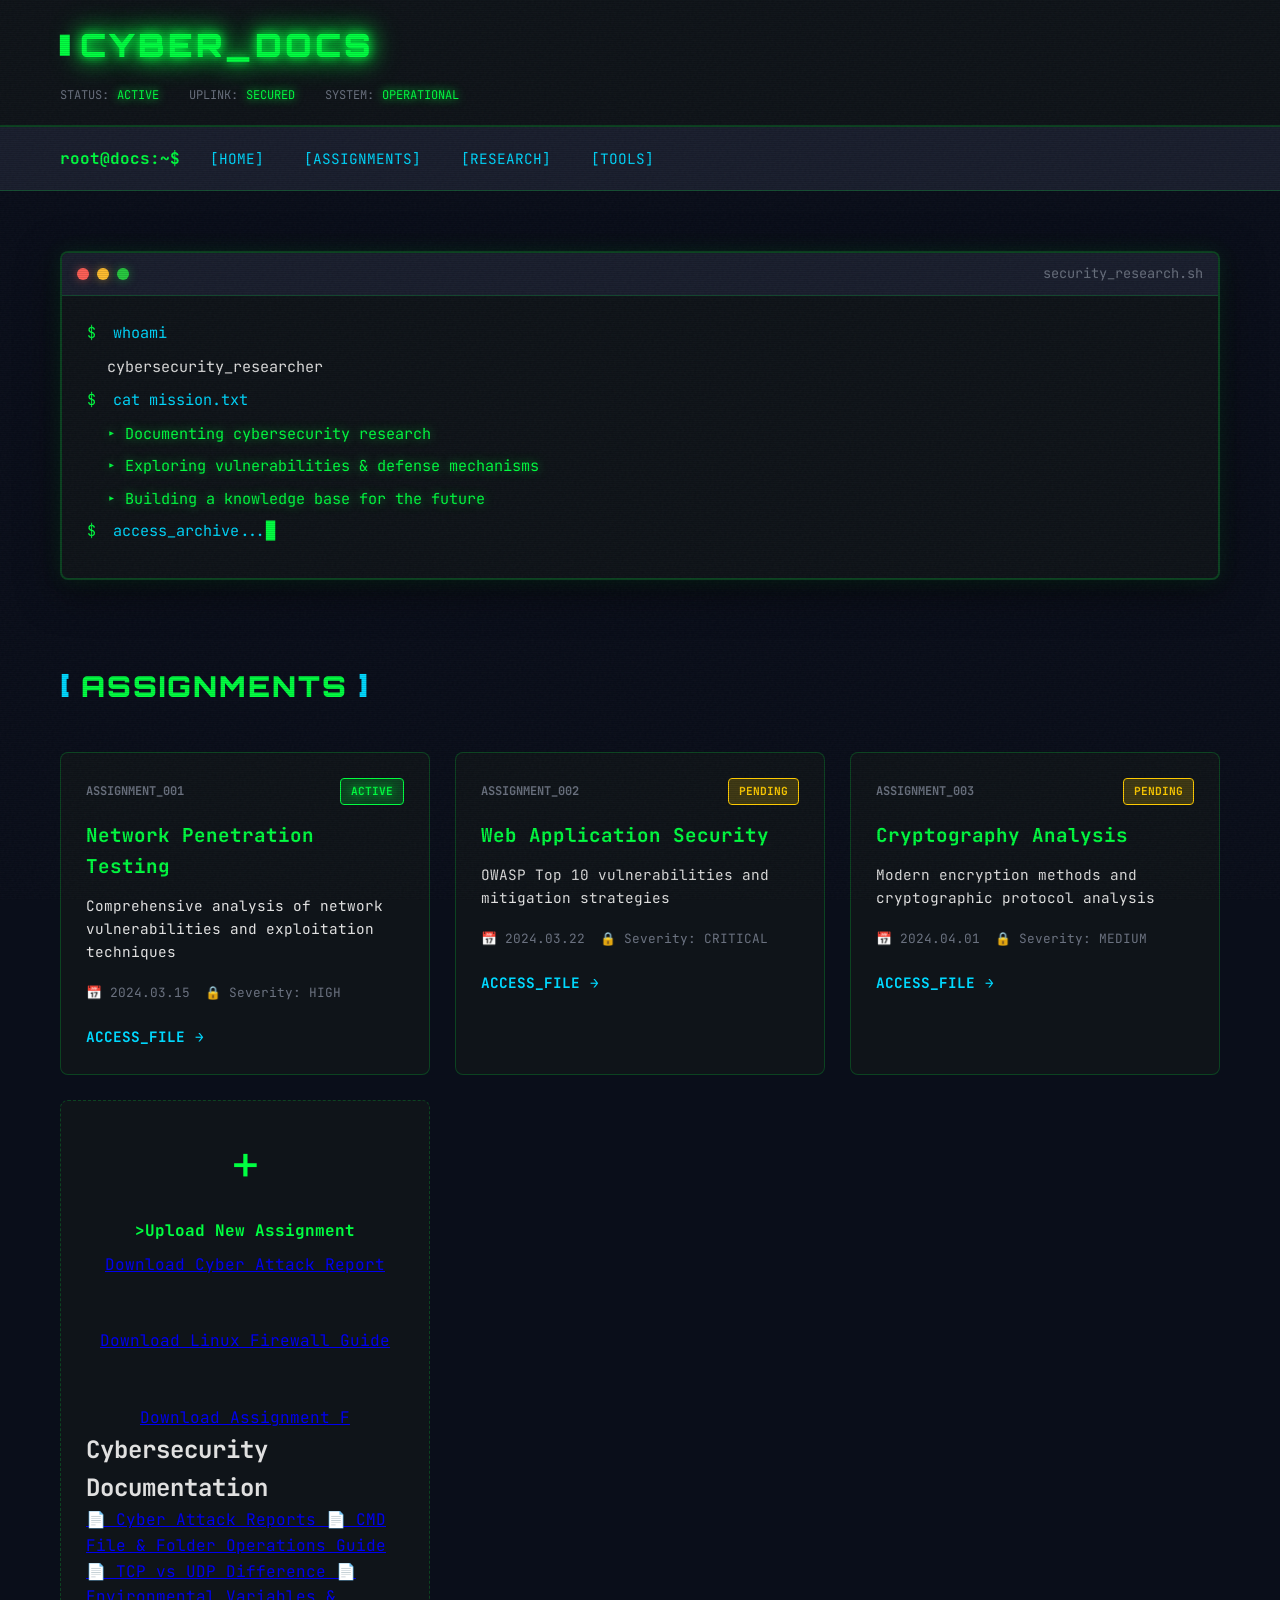
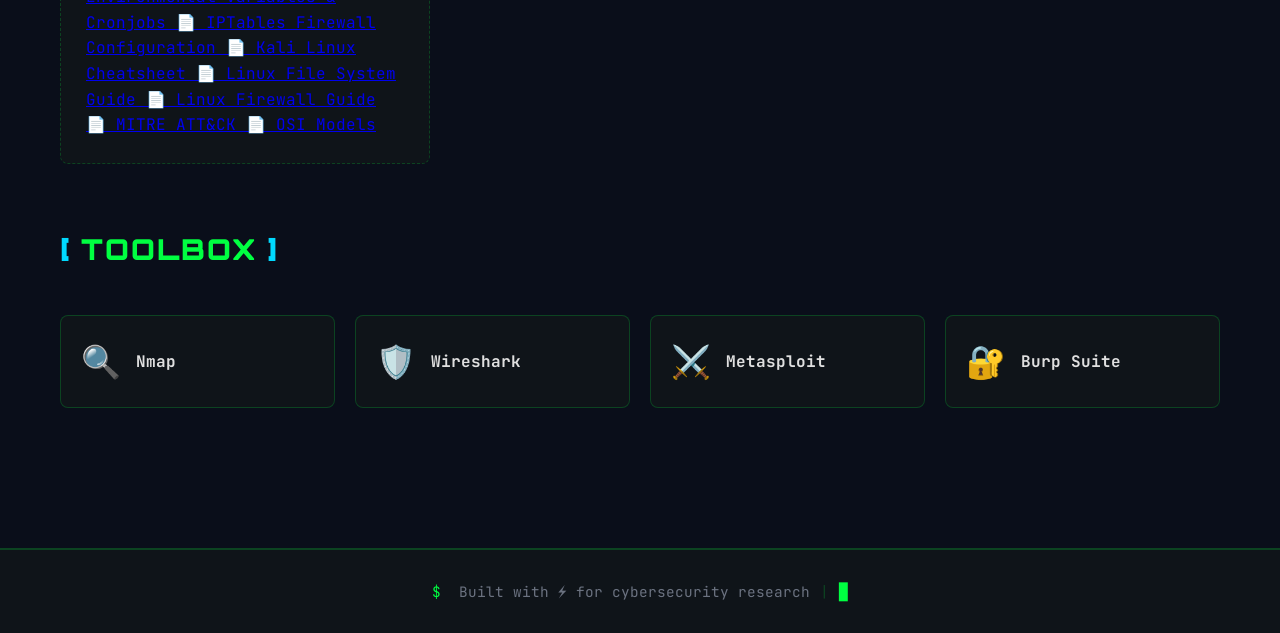
<file: index2.html>
<!DOCTYPE html>
<html lang="en">
<head>
    <meta charset="UTF-8">
    <meta name="viewport" content="width=device-width, initial-scale=1.0">
    <title>CYBER_DOCS // Security Research Archive</title>
    <link rel="stylesheet" href="style.css">
    <link rel="preconnect" href="https://fonts.googleapis.com">
    <link rel="preconnect" href="https://fonts.gstatic.com" crossorigin>
    <link href="https://fonts.googleapis.com/css2?family=JetBrains+Mono:wght@400;700&family=Orbitron:wght@700;900&display=swap" rel="stylesheet">
</head>
<body>
    <div class="scanlines"></div>
    <div class="noise"></div>
    
    <header class="terminal-header">
        <div class="container">
            <div class="header-top">
                <span class="blink">█</span>
                <span class="glitch" data-text="CYBER_DOCS">CYBER_DOCS</span>
            </div>
            <div class="header-status">
                <span class="status-item">STATUS: <span class="active">ACTIVE</span></span>
                <span class="status-item">UPLINK: <span class="active">SECURED</span></span>
                <span class="status-item">SYSTEM: <span class="active">OPERATIONAL</span></span>
            </div>
        </div>
    </header>

    <nav class="main-nav">
        <div class="container">
            <div class="nav-prompt">
                <span class="prompt-symbol">root@docs:~$</span>
                <span class="nav-links">
                    <a href="#home" class="nav-link">[HOME]</a>
                    <a href="#assignments" class="nav-link">[ASSIGNMENTS]</a>
                    <a href="#research" class="nav-link">[RESEARCH]</a>
                    <a href="#tools" class="nav-link">[TOOLS]</a>
                </span>
            </div>
        </div>
    </nav>

    <main class="main-content">
        <div class="container">
            <section class="hero-section" id="home">
                <div class="terminal-window">
                    <div class="terminal-header-bar">
                        <span class="terminal-button red"></span>
                        <span class="terminal-button yellow"></span>
                        <span class="terminal-button green"></span>
                        <span class="terminal-title">security_research.sh</span>
                    </div>
                    <div class="terminal-body">
                        <p class="terminal-line"><span class="prompt">$</span> <span class="command">whoami</span></p>
                        <p class="terminal-output">cybersecurity_researcher</p>
                        <p class="terminal-line"><span class="prompt">$</span> <span class="command">cat mission.txt</span></p>
                        <p class="terminal-output glow">▸ Documenting cybersecurity research</p>
                        <p class="terminal-output glow">▸ Exploring vulnerabilities & defense mechanisms</p>
                        <p class="terminal-output glow">▸ Building a knowledge base for the future</p>
                        <p class="terminal-line"><span class="prompt">$</span> <span class="command typing">access_archive...</span><span class="blink">█</span></p>
                    </div>
                </div>
            </section>

            <section class="assignments-grid" id="assignments">
                <h2 class="section-title">
                    <span class="title-bracket">[</span>
                    <span class="glitch-small" data-text="ASSIGNMENTS">ASSIGNMENTS</span>
                    <span class="title-bracket">]</span>
                </h2>
                
                <div class="doc-grid">
                    <!-- Assignment Card 1 -->
                    <div class="doc-card">
                        <div class="card-header">
                            <span class="card-id">ASSIGNMENT_001</span>
                            <span class="card-status active">ACTIVE</span>
                        </div>
                        <h3 class="card-title">Network Penetration Testing</h3>
                        <p class="card-desc">Comprehensive analysis of network vulnerabilities and exploitation techniques</p>
                        <div class="card-meta">
                            <span class="meta-item">📅 2024.03.15</span>
                            <span class="meta-item">🔒 Severity: HIGH</span>
                        </div>
                        <a href="docs/assignment1.html" class="card-link">
                            <span>ACCESS_FILE</span>
                            <span class="arrow">→</span>
                        </a>
                    </div>

                    <!-- Assignment Card 2 -->
                    <div class="doc-card">
                        <div class="card-header">
                            <span class="card-id">ASSIGNMENT_002</span>
                            <span class="card-status pending">PENDING</span>
                        </div>
                        <h3 class="card-title">Web Application Security</h3>
                        <p class="card-desc">OWASP Top 10 vulnerabilities and mitigation strategies</p>
                        <div class="card-meta">
                            <span class="meta-item">📅 2024.03.22</span>
                            <span class="meta-item">🔒 Severity: CRITICAL</span>
                        </div>
                        <a href="docs/assignment2.html" class="card-link">
                            <span>ACCESS_FILE</span>
                            <span class="arrow">→</span>
                        </a>
                    </div>

                    <!-- Assignment Card 3 -->
                    <div class="doc-card">
                        <div class="card-header">
                            <span class="card-id">ASSIGNMENT_003</span>
                            <span class="card-status pending">PENDING</span>
                        </div>
                        <h3 class="card-title">Cryptography Analysis</h3>
                        <p class="card-desc">Modern encryption methods and cryptographic protocol analysis</p>
                        <div class="card-meta">
                            <span class="meta-item">📅 2024.04.01</span>
                            <span class="meta-item">🔒 Severity: MEDIUM</span>
                        </div>
                        <a href="docs/assignment3.html" class="card-link">
                            <span>ACCESS_FILE</span>
                            <span class="arrow">→</span>
                        </a>
                    </div>

                    <!-- Add Assignment Card -->
                    <div class="doc-card add-card">
                        <div class="add-icon">+</div>
                        <p class="add-text"</a>>Upload New Assignment</p><a href="CYBER ATTACK REPORTS.pdf" download>Download Cyber Attack Report</a>
<br><br>

<a href="Linux_Firewall_Guide.pdf" download>Download Linux Firewall Guide</a>
<br><br>

<a href="assignment f. Pdf" download>Download Assignment F</a><section class="documents-section">
  <h2>Cybersecurity Documentation</h2>
  <div class="documents-grid">
    
    <a href="documents/CYBER ATTACK REPORTS.pdf" class="doc-link" download>
      <span class="doc-icon">📄</span>
      <span class="doc-title">Cyber Attack Reports</span>
    </a>

    <a href="documents/Cmd File And Folder Operations Guide.pdf" class="doc-link" download>
      <span class="doc-icon">📄</span>
      <span class="doc-title">CMD File & Folder Operations Guide</span>
    </a>

    <a href="documents/DIFFERENCE BTW TCP AND UDP.rtf" class="doc-link" download>
      <span class="doc-icon">📄</span>
      <span class="doc-title">TCP vs UDP Difference</span>
    </a>

    <a href="documents/ENVIRONMENTAL VARIABLES AND CRONJOBS.pdf" class="doc-link" download>
      <span class="doc-icon">📄</span>
      <span class="doc-title">Environmental Variables & Cronjobs</span>
    </a>

    <a href="documents/Iptables Firewall Configuration Guide.docx" class="doc-link" download>
      <span class="doc-icon">📄</span>
      <span class="doc-title">IPTables Firewall Configuration</span>
    </a>

    <a href="documents/Kali_Linux_File_Location_Commands_Cheatsheet.pdf" class="doc-link" download>
      <span class="doc-icon">📄</span>
      <span class="doc-title">Kali Linux Cheatsheet</span>
    </a>

    <a href="documents/Linux_File_System_Guide_Advanced.pdf" class="doc-link" download>
      <span class="doc-icon">📄</span>
      <span class="doc-title">Linux File System Guide</span>
    </a>

    <a href="documents/Linux_Firewall_Guide.pdf" class="doc-link" download>
      <span class="doc-icon">📄</span>
      <span class="doc-title">Linux Firewall Guide</span>
    </a>

    <a href="documents/MITRE ATTACK.rtf" class="doc-link" download>
      <span class="doc-icon">📄</span>
      <span class="doc-title">MITRE ATT&CK</span>
    </a>

    <a href="documents/OSI models.rtf" class="doc-link" download>
      <span class="doc-icon">📄</span>
      <span class="doc-title">OSI Models</span>
    </a>

  </div>
</section>
                    </div>
                </div>
            </section>

            <section class="tools-section" id="tools">
                <h2 class="section-title">
                    <span class="title-bracket">[</span>
                    <span class="glitch-small" data-text="TOOLBOX">TOOLBOX</span>
                    <span class="title-bracket">]</span>
                </h2>
                <div class="tools-grid">
                    <div class="tool-item">
                        <span class="tool-icon">🔍</span>
                        <span class="tool-name">Nmap</span>
                    </div>
                    <div class="tool-item">
                        <span class="tool-icon">🛡️</span>
                        <span class="tool-name">Wireshark</span>
                    </div>
                    <div class="tool-item">
                        <span class="tool-icon">⚔️</span>
                        <span class="tool-name">Metasploit</span>
                    </div>
                    <div class="tool-item">
                        <span class="tool-icon">🔐</span>
                        <span class="tool-name">Burp Suite</span>
                    </div>
                </div>
            </section>
        </div>
    </main>

    <footer class="terminal-footer">
        <div class="container">
            <div class="footer-content">
                <p class="footer-text">
                    <span class="prompt">$</span> Built with ⚡ for cybersecurity research
                    <span class="separator">|</span>
                    <span class="blink">█</span>
                </p>
            </div>
        </div>
    </footer>

    <script>
        // Add smooth scrolling
        document.querySelectorAll('a[href^="#"]').forEach(anchor => {
            anchor.addEventListener('click', function (e) {
                e.preventDefault();
                const target = document.querySelector(this.getAttribute('href'));
                if (target) {
                    target.scrollIntoView({ behavior: 'smooth' });
                }
            });
        });

        // Random glitch effect on title
        function glitchEffect() {
            const glitchElements = document.querySelectorAll('.glitch');
            glitchElements.forEach(el => {
                if (Math.random() > 0.95) {
                    el.style.textShadow = `
                        ${Math.random() * 10 - 5}px ${Math.random() * 10 - 5}px 0 #00ff41,
                        ${Math.random() * 10 - 5}px ${Math.random() * 10 - 5}px 0 #ff0080
                    `;
                    setTimeout(() => {
                        el.style.textShadow = '';
                    }, 100);
                }
            });
        }
        setInterval(glitchEffect, 2000);
    </script>
</body>
</html>
</file>
<file: style.css>
:root {
    --bg-primary: #0a0e1a;
    --bg-secondary: #0f1419;
    --bg-tertiary: #1a1f2e;
    --text-primary: #00ff41;
    --text-secondary: #00d9ff;
    --text-muted: #6b7280;
    --text-white: #e0e0e0;
    --accent-red: #ff0080;
    --accent-yellow: #ffcc00;
    --border-color: #00ff4133;
    --glow-color: #00ff41;
    --shadow-glow: 0 0 20px rgba(0, 255, 65, 0.3);
}

* {
    margin: 0;
    padding: 0;
    box-sizing: border-box;
}

body {
    font-family: 'JetBrains Mono', monospace;
    background: var(--bg-primary);
    color: var(--text-white);
    line-height: 1.6;
    overflow-x: hidden;
    position: relative;
}

/* Scanline Effect */
.scanlines {
    position: fixed;
    top: 0;
    left: 0;
    width: 100%;
    height: 100%;
    pointer-events: none;
    z-index: 9999;
    background: repeating-linear-gradient(
        0deg,
        rgba(0, 0, 0, 0.1) 0px,
        rgba(0, 0, 0, 0.1) 1px,
        transparent 1px,
        transparent 2px
    );
    animation: scanline 8s linear infinite;
}

@keyframes scanline {
    0% { transform: translateY(0); }
    100% { transform: translateY(10px); }
}

/* Noise Texture */
.noise {
    position: fixed;
    top: 0;
    left: 0;
    width: 100%;
    height: 100%;
    pointer-events: none;
    z-index: 9998;
    opacity: 0.03;
    background-image: url("data:image/svg+xml,%3Csvg viewBox='0 0 400 400' xmlns='http://www.w3.org/2000/svg'%3E%3Cfilter id='noiseFilter'%3E%3CfeTurbulence type='fractalNoise' baseFrequency='0.9' numOctaves='4' stitchTiles='stitch'/%3E%3C/filter%3E%3Crect width='100%25' height='100%25' filter='url(%23noiseFilter)'/%3E%3C/svg%3E");
}

.container {
    max-width: 1200px;
    margin: 0 auto;
    padding: 0 20px;
}

/* Header Styles */
.terminal-header {
    background: var(--bg-secondary);
    border-bottom: 2px solid var(--border-color);
    padding: 20px 0;
    box-shadow: var(--shadow-glow);
}

.header-top {
    display: flex;
    align-items: center;
    gap: 10px;
    margin-bottom: 15px;
}

.glitch {
    font-family: 'Orbitron', sans-serif;
    font-size: 2rem;
    font-weight: 900;
    color: var(--text-primary);
    text-transform: uppercase;
    letter-spacing: 3px;
    position: relative;
    display: inline-block;
    text-shadow: 
        0 0 10px var(--glow-color),
        0 0 20px var(--glow-color),
        0 0 30px var(--glow-color);
}

.glitch::before,
.glitch::after {
    content: attr(data-text);
    position: absolute;
    top: 0;
    left: 0;
    width: 100%;
    height: 100%;
    opacity: 0;
}

.glitch::before {
    color: var(--accent-red);
    animation: glitch-1 2s infinite;
    clip-path: polygon(0 0, 100% 0, 100% 45%, 0 45%);
}

.glitch::after {
    color: var(--text-secondary);
    animation: glitch-2 2s infinite;
    clip-path: polygon(0 55%, 100% 55%, 100% 100%, 0 100%);
}

@keyframes glitch-1 {
    0%, 96% { opacity: 0; transform: translate(0); }
    97% { opacity: 0.8; transform: translate(-2px, 2px); }
    98% { opacity: 0.8; transform: translate(2px, -2px); }
    99%, 100% { opacity: 0; transform: translate(0); }
}

@keyframes glitch-2 {
    0%, 94% { opacity: 0; transform: translate(0); }
    95% { opacity: 0.8; transform: translate(2px, -2px); }
    96% { opacity: 0.8; transform: translate(-2px, 2px); }
    97%, 100% { opacity: 0; transform: translate(0); }
}

.header-status {
    display: flex;
    gap: 30px;
    font-size: 0.75rem;
    color: var(--text-muted);
    flex-wrap: wrap;
}

.status-item {
    display: flex;
    align-items: center;
    gap: 8px;
}

.active {
    color: var(--text-primary);
    text-shadow: 0 0 10px var(--glow-color);
}

.blink {
    color: var(--text-primary);
    animation: blink 1s infinite;
}

@keyframes blink {
    0%, 49% { opacity: 1; }
    50%, 100% { opacity: 0; }
}

/* Navigation */
.main-nav {
    background: var(--bg-tertiary);
    border-bottom: 1px solid var(--border-color);
    padding: 15px 0;
    position: sticky;
    top: 0;
    z-index: 1000;
    backdrop-filter: blur(10px);
}

.nav-prompt {
    display: flex;
    align-items: center;
    gap: 20px;
    flex-wrap: wrap;
}

.prompt-symbol {
    color: var(--text-primary);
    font-weight: 700;
}

.nav-links {
    display: flex;
    gap: 20px;
    flex-wrap: wrap;
}

.nav-link {
    color: var(--text-secondary);
    text-decoration: none;
    font-size: 0.9rem;
    transition: all 0.3s ease;
    position: relative;
    padding: 5px 10px;
}

.nav-link:hover {
    color: var(--text-primary);
    text-shadow: 0 0 10px var(--glow-color);
    transform: translateX(5px);
}

.nav-link::before {
    content: '';
    position: absolute;
    left: 0;
    bottom: 0;
    width: 0;
    height: 2px;
    background: var(--text-primary);
    transition: width 0.3s ease;
    box-shadow: 0 0 10px var(--glow-color);
}

.nav-link:hover::before {
    width: 100%;
}

/* Main Content */
.main-content {
    padding: 60px 0;
    min-height: 80vh;
}

/* Hero Terminal Section */
.hero-section {
    margin-bottom: 80px;
    animation: fadeInUp 1s ease;
}

@keyframes fadeInUp {
    from {
        opacity: 0;
        transform: translateY(30px);
    }
    to {
        opacity: 1;
        transform: translateY(0);
    }
}

.terminal-window {
    background: var(--bg-secondary);
    border: 2px solid var(--border-color);
    border-radius: 8px;
    overflow: hidden;
    box-shadow: 
        0 0 20px rgba(0, 255, 65, 0.1),
        0 10px 40px rgba(0, 0, 0, 0.5);
}

.terminal-header-bar {
    background: var(--bg-tertiary);
    padding: 10px 15px;
    display: flex;
    align-items: center;
    gap: 8px;
    border-bottom: 1px solid var(--border-color);
}

.terminal-button {
    width: 12px;
    height: 12px;
    border-radius: 50%;
}

.terminal-button.red {
    background: #ff5f56;
    box-shadow: 0 0 10px rgba(255, 95, 86, 0.5);
}

.terminal-button.yellow {
    background: #ffbd2e;
    box-shadow: 0 0 10px rgba(255, 189, 46, 0.5);
}

.terminal-button.green {
    background: #27c93f;
    box-shadow: 0 0 10px rgba(39, 201, 63, 0.5);
}

.terminal-title {
    margin-left: auto;
    font-size: 0.85rem;
    color: var(--text-muted);
}

.terminal-body {
    padding: 25px;
    font-size: 0.95rem;
}

.terminal-line {
    margin-bottom: 10px;
}

.prompt {
    color: var(--text-primary);
    margin-right: 8px;
}

.command {
    color: var(--text-secondary);
}

.terminal-output {
    color: var(--text-white);
    margin-left: 20px;
    margin-bottom: 8px;
}

.terminal-output.glow {
    color: var(--text-primary);
    text-shadow: 0 0 10px rgba(0, 255, 65, 0.5);
}

.typing {
    animation: typing 3s infinite;
}

@keyframes typing {
    0%, 100% { width: 0; }
    50% { width: 100%; }
}

/* Section Titles */
.section-title {
    font-family: 'Orbitron', sans-serif;
    font-size: 1.8rem;
    font-weight: 900;
    color: var(--text-primary);
    margin-bottom: 40px;
    text-transform: uppercase;
    letter-spacing: 2px;
    display: flex;
    align-items: center;
    gap: 10px;
}

.title-bracket {
    color: var(--text-secondary);
    font-size: 2rem;
}

.glitch-small {
    position: relative;
    display: inline-block;
}

.glitch-small::before {
    content: attr(data-text);
    position: absolute;
    top: 0;
    left: 0;
    width: 100%;
    height: 100%;
    color: var(--accent-red);
    opacity: 0;
    animation: glitch-small 3s infinite;
}

@keyframes glitch-small {
    0%, 98% { opacity: 0; transform: translate(0); }
    99% { opacity: 0.7; transform: translate(-2px, 1px); }
    100% { opacity: 0; transform: translate(0); }
}

/* Document Grid */
.doc-grid {
    display: grid;
    grid-template-columns: repeat(auto-fill, minmax(300px, 1fr));
    gap: 25px;
    animation: fadeInUp 1s ease 0.3s both;
}

.doc-card {
    background: var(--bg-secondary);
    border: 1px solid var(--border-color);
    border-radius: 8px;
    padding: 25px;
    transition: all 0.3s ease;
    position: relative;
    overflow: hidden;
}

.doc-card::before {
    content: '';
    position: absolute;
    top: 0;
    left: 0;
    width: 100%;
    height: 2px;
    background: linear-gradient(90deg, transparent, var(--text-primary), transparent);
    transform: translateX(-100%);
    transition: transform 0.5s ease;
}

.doc-card:hover::before {
    transform: translateX(100%);
}

.doc-card:hover {
    border-color: var(--text-primary);
    box-shadow: 
        0 0 30px rgba(0, 255, 65, 0.2),
        0 10px 30px rgba(0, 0, 0, 0.5);
    transform: translateY(-5px);
}

.card-header {
    display: flex;
    justify-content: space-between;
    align-items: center;
    margin-bottom: 15px;
}

.card-id {
    font-size: 0.75rem;
    color: var(--text-muted);
    font-weight: 700;
}

.card-status {
    font-size: 0.7rem;
    padding: 4px 10px;
    border-radius: 4px;
    font-weight: 700;
}

.card-status.active {
    background: rgba(0, 255, 65, 0.2);
    color: var(--text-primary);
    border: 1px solid var(--text-primary);
}

.card-status.pending {
    background: rgba(255, 204, 0, 0.2);
    color: var(--accent-yellow);
    border: 1px solid var(--accent-yellow);
}

.card-title {
    font-size: 1.2rem;
    color: var(--text-primary);
    margin-bottom: 12px;
    font-weight: 700;
}

.card-desc {
    color: var(--text-white);
    font-size: 0.9rem;
    margin-bottom: 20px;
    line-height: 1.6;
}

.card-meta {
    display: flex;
    gap: 15px;
    margin-bottom: 20px;
    flex-wrap: wrap;
}

.meta-item {
    font-size: 0.8rem;
    color: var(--text-muted);
}

.card-link {
    display: inline-flex;
    align-items: center;
    gap: 10px;
    color: var(--text-secondary);
    text-decoration: none;
    font-size: 0.9rem;
    font-weight: 700;
    transition: all 0.3s ease;
}

.card-link:hover {
    color: var(--text-primary);
    gap: 15px;
}

.arrow {
    transition: transform 0.3s ease;
}

.card-link:hover .arrow {
    transform: translateX(5px);
}

/* Add Card */
.add-card {
    display: flex;
    flex-direction: column;
    align-items: center;
    justify-content: center;
    border-style: dashed;
    cursor: pointer;
    min-height: 250px;
}

.add-card:hover {
    background: rgba(0, 255, 65, 0.05);
}

.add-icon {
    font-size: 3rem;
    color: var(--text-primary);
    margin-bottom: 15px;
}

.add-text {
    color: var(--text-primary);
    font-weight: 700;
    margin-bottom: 8px;
}

.add-subtext {
    color: var(--text-muted);
    font-size: 0.85rem;
    text-align: center;
}

/* Tools Section */
.tools-section {
    margin-top: 60px;
    animation: fadeInUp 1s ease 0.5s both;
}

.tools-grid {
    display: grid;
    grid-template-columns: repeat(auto-fit, minmax(200px, 1fr));
    gap: 20px;
}

.tool-item {
    background: var(--bg-secondary);
    border: 1px solid var(--border-color);
    border-radius: 8px;
    padding: 20px;
    display: flex;
    align-items: center;
    gap: 15px;
    transition: all 0.3s ease;
}

.tool-item:hover {
    border-color: var(--text-primary);
    box-shadow: 0 0 20px rgba(0, 255, 65, 0.2);
    transform: translateX(5px);
}

.tool-icon {
    font-size: 2rem;
}

.tool-name {
    color: var(--text-white);
    font-weight: 700;
}

/* Footer */
.terminal-footer {
    background: var(--bg-secondary);
    border-top: 2px solid var(--border-color);
    padding: 30px 0;
    margin-top: 80px;
}

.footer-content {
    text-align: center;
}

.footer-text {
    color: var(--text-muted);
    font-size: 0.9rem;
    display: flex;
    align-items: center;
    justify-content: center;
    gap: 10px;
    flex-wrap: wrap;
}

.separator {
    color: var(--border-color);
}

/* Responsive Design */
@media (max-width: 768px) {
    .glitch {
        font-size: 1.5rem;
    }

    .section-title {
        font-size: 1.4rem;
    }

    .doc-grid {
        grid-template-columns: 1fr;
    }

    .tools-grid {
        grid-template-columns: 1fr;
    }

    .nav-prompt {
        flex-direction: column;
        align-items: flex-start;
        gap: 10px;
    }

    .header-status {
        gap: 15px;
    }
}

/* Custom Scrollbar */
::-webkit-scrollbar {
    width: 10px;
}

::-webkit-scrollbar-track {
    background: var(--bg-primary);
}

::-webkit-scrollbar-thumb {
    background: var(--text-primary);
    border-radius: 5px;
    box-shadow: 0 0 10px var(--glow-color);
}

::-webkit-scrollbar-thumb:hover {
    background: var(--text-secondary);
}
</file>
